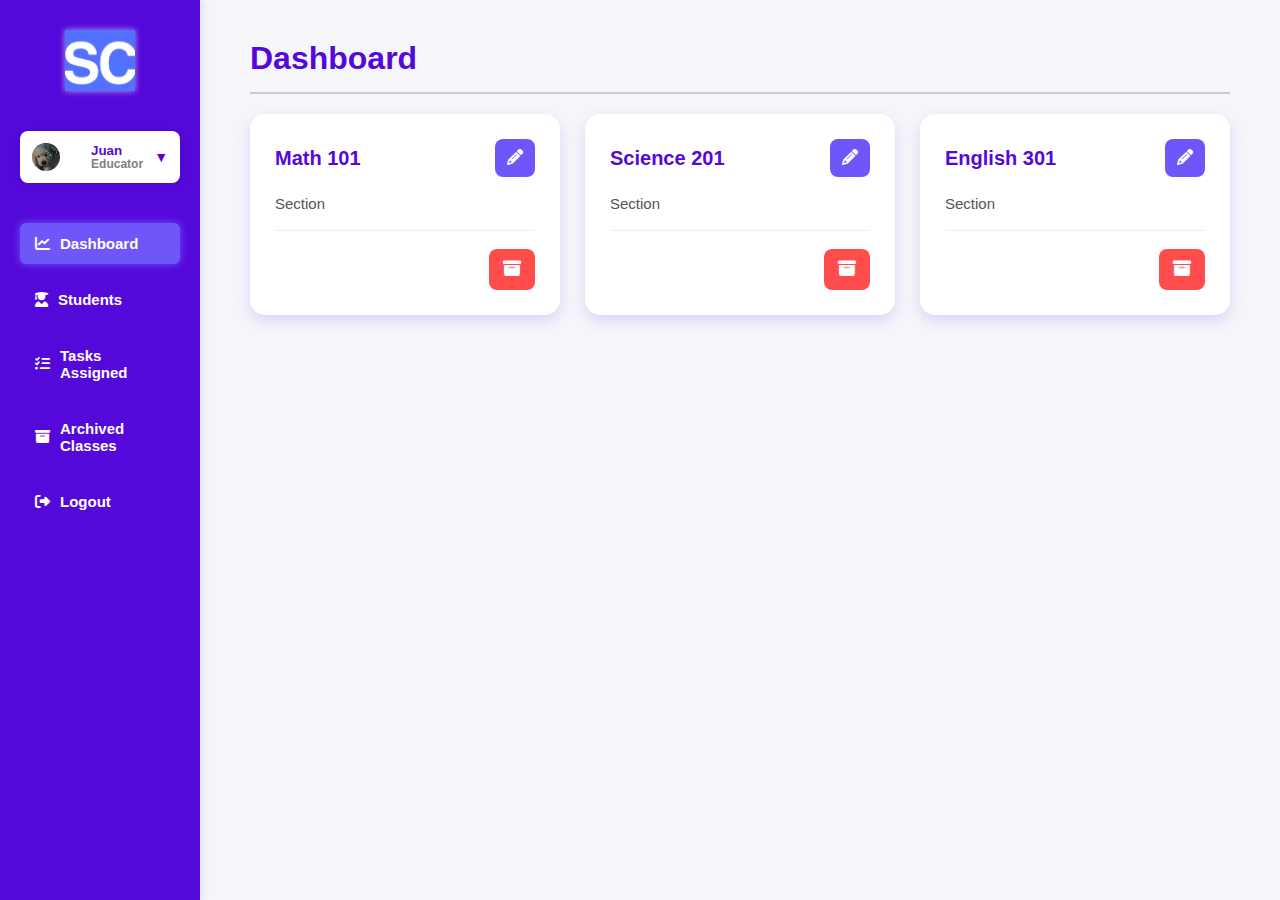
<file: Educator/index.html>
<!DOCTYPE html>
<html lang="en">
<head>
  <meta charset="UTF-8" />
  <title>Dashboard</title>
  <link rel="stylesheet" href="styles.css" />
  <link rel="stylesheet" href="https://cdnjs.cloudflare.com/ajax/libs/font-awesome/6.5.0/css/all.min.css" />
  <style>
    .user-info {
      display: flex;
      flex-direction: column;
      margin-left: 10px;
      text-align: left;
    }
    .user-name {
      font-weight: bold;
    }
    .user-role {
      font-size: 12px;
      color: gray;
      line-height: 1;
    }
    .color-options {
      margin: 10px 0;
      display: flex;
      gap: 10px;
      justify-content: center;
    }
    .color-choice {
      width: 30px;
      height: 30px;
      border-radius: 4px;
      cursor: pointer;
      border: 2px solid transparent;
    }
    .color-choice.selected {
      border-color: #333;
    }
    .color-red { background-color: #f28b82; }
    .color-green { background-color: #81c995; }
    .color-blue { background-color: #a8c1f8; }
  </style>
</head>
<body>

<div class="sidebar">
  <img src="sclogo.png" alt="Logo" class="logo" />

  <div class="user-dropdown">
    <button class="user-btn">
      <img src="profile.png" alt="User Image" class="user-image" />
      <div class="user-info">
        <div class="user-name">Juan</div>
        <div class="user-role">Educator</div>
      </div>
      <span class="arrow">▼</span>
    </button>

    <div class="dropdown-content">
      <a href="profile.html">Profile</a>
      <a href="settings.html">Settings</a>
    </div>
  </div>

  <div class="menu-links">
    <a href="index.html" class="active"><i class="fas fa-chart-line"></i> Dashboard</a>
    <a href="students.php"><i class="fas fa-user-graduate"></i> Students</a>
    <a href="taskassigned.php"><i class="fas fa-tasks"></i> Tasks Assigned</a>
    <a href="archivedclasses.html"><i class="fas fa-archive"></i> Archived Classes</a>
    <a href="#" id="logoutBtn"><i class="fas fa-sign-out-alt"></i> Logout</a>
  </div>
</div>

<div class="content">
  <h1>Dashboard</h1>
  <hr style="margin: 10px 0 20px; border: 1px solid #ccc;" />

  <div class="class-grid">
    <div class="class-card" data-id="Math 101" style="background-color: #fff;">
      <div class="card-header">
        <h3>Math 101</h3>
        <button class="edit-icon-btn" title="Edit Subject" type="button"><i class="fas fa-pencil-alt"></i></button>
      </div>
      <p class="section-text">Section</p>
      <hr />
      <div class="card-footer">
        <button class="archive-icon-btn"><i class="fas fa-box-archive"></i></button>
      </div>
    </div>

    <div class="class-card" data-id="Science 201" style="background-color: #fff;">
      <div class="card-header">
        <h3>Science 201</h3>
        <button class="edit-icon-btn" title="Edit Subject" type="button"><i class="fas fa-pencil-alt"></i></button>
      </div>
      <p class="section-text">Section</p>
      <hr />
      <div class="card-footer">
        <button class="archive-icon-btn"><i class="fas fa-box-archive"></i></button>
      </div>
    </div>

    <div class="class-card" data-id="English 301" style="background-color: #fff;">
      <div class="card-header">
        <h3>English 301</h3>
        <button class="edit-icon-btn" title="Edit Subject" type="button"><i class="fas fa-pencil-alt"></i></button>
      </div>
      <p class="section-text">Section</p>
      <hr />
      <div class="card-footer">
        <button class="archive-icon-btn"><i class="fas fa-box-archive"></i></button>
      </div>
    </div>
  </div>
</div>

<!-- Edit Modal -->
<div id="editModal" class="modal">
  <div class="modal-content">
    <h2>Edit Class</h2>
    <p id="className">Class: </p>
    <input type="text" id="editInput" placeholder="Edit class name" />
    <input type="text" id="sectionInput" placeholder="Edit section name" style="margin-top: 10px;" />
    <p>Pick background color:</p>
    <div class="color-options">
      <div class="color-choice color-red" data-color="#f28b82" title="Red"></div>
      <div class="color-choice color-green" data-color="#81c995" title="Green"></div>
      <div class="color-choice color-blue" data-color="#a8c1f8" title="Blue"></div>
    </div>
    <div class="modal-buttons">
      <button id="saveEdit">Save</button>
      <button id="cancelEdit">Cancel</button>
    </div>
  </div>
</div>

<!-- Logout Modal -->
<div id="logoutModal" class="modal">
  <div class="modal-content">
    <p>Are you sure you want to logout?</p>
    <div class="modal-buttons">
      <button id="confirmLogout">Yes</button>
      <button id="cancelLogout">Cancel</button>
    </div>
  </div>
</div>

<script>
document.getElementById('logoutBtn').addEventListener('click', function(e) {
  e.preventDefault();
  document.getElementById('logoutModal').style.display = 'flex';
});
document.getElementById('confirmLogout').addEventListener('click', function() {
  alert("Logging out...");
});
document.getElementById('cancelLogout').addEventListener('click', function() {
  document.getElementById('logoutModal').style.display = 'none';
});
window.addEventListener('click', function(e) {
  if (e.target == document.getElementById('logoutModal')) {
    document.getElementById('logoutModal').style.display = 'none';
  }
});

// Edit modal
const editModal = document.getElementById('editModal');
const editInput = document.getElementById('editInput');
const classNameText = document.getElementById('className');
const sectionInput = document.getElementById('sectionInput');
const saveEditBtn = document.getElementById('saveEdit');
const cancelEditBtn = document.getElementById('cancelEdit');
const colorChoices = document.querySelectorAll('.color-choice');
let selectedColor = null;
let currentCard = null;

document.querySelectorAll('.edit-icon-btn').forEach(button => {
  button.addEventListener('click', (e) => {
    e.stopPropagation(); // prevent triggering card click
    currentCard = button.closest('.class-card');
    const classTitle = currentCard.querySelector('h3').textContent;
    const sectionText = currentCard.querySelector('.section-text').textContent;
    classNameText.textContent = `Class: ${classTitle}`;
    editInput.value = classTitle;
    sectionInput.value = sectionText;
    selectedColor = null;
    colorChoices.forEach(c => c.classList.remove('selected'));
    editModal.style.display = 'flex';
  });
});

colorChoices.forEach(choice => {
  choice.addEventListener('click', () => {
    colorChoices.forEach(c => c.classList.remove('selected'));
    choice.classList.add('selected');
    selectedColor = choice.getAttribute('data-color');
  });
});

cancelEditBtn.addEventListener('click', () => {
  editModal.style.display = 'none';
});

saveEditBtn.addEventListener('click', () => {
  const newName = editInput.value.trim();
  const newSection = sectionInput.value.trim();

  if (!newName || !newSection) {
    alert('Please enter both class name and section.');
    return;
  }

  const originalId = currentCard.getAttribute('data-id');
  currentCard.querySelector('h3').textContent = newName;
  currentCard.querySelector('.section-text').textContent = newSection;

  if (selectedColor) {
    currentCard.style.backgroundColor = selectedColor;
  }

  let saved = JSON.parse(localStorage.getItem('classes')) || {};
  saved[originalId] = {
    name: newName,
    section: newSection,
    color: selectedColor || currentCard.style.backgroundColor
  };
  localStorage.setItem('classes', JSON.stringify(saved));

  editModal.style.display = 'none';
});

// Load saved data
window.addEventListener('DOMContentLoaded', () => {
  let saved = JSON.parse(localStorage.getItem('classes')) || {};
  document.querySelectorAll('.class-card').forEach(card => {
    const originalId = card.getAttribute('data-id');
    if (saved[originalId]) {
      card.querySelector('h3').textContent = saved[originalId].name;
      card.querySelector('.section-text').textContent = saved[originalId].section || 'Section';
      card.style.backgroundColor = saved[originalId].color;
    }
  });

  // Load saved profile picture here:
  const savedPic = localStorage.getItem("profilePic");
  if (savedPic) {
    const userImage = document.querySelector(".user-image");
    if (userImage) {
      userImage.src = savedPic;
    }
  }
});

// Close modal when clicking outside
window.addEventListener('click', (e) => {
  if (e.target === editModal) {
    editModal.style.display = 'none';
  }
});

// Archive button functionality
document.querySelectorAll('.archive-icon-btn').forEach(button => {
  button.addEventListener('click', (e) => {
    e.stopPropagation(); // prevent triggering card click
    const card = button.closest('.class-card');
    const id = card.getAttribute('data-id');
    const name = card.querySelector('h3').textContent;
    const section = card.querySelector('.section-text').textContent;
    const color = card.style.backgroundColor;

    let archived = JSON.parse(localStorage.getItem('archivedClasses')) || {};
    let active = JSON.parse(localStorage.getItem('classes')) || {};

    if (button.title !== 'Unarchive Class') {
      // Archive the class
      archived[id] = { name, section, color };
      delete active[id];
      button.title = 'Unarchive Class';
      button.innerHTML = '<i class="fas fa-box-open"></i>';
      card.style.display = 'none';
    } else {
      // Unarchive the class
      active[id] = { name, section, color };
      delete archived[id];
      button.title = 'Archive Class';
      button.innerHTML = '<i class="fas fa-box-archive"></i>';
      card.style.display = 'block';
    }

    localStorage.setItem('archivedClasses', JSON.stringify(archived));
    localStorage.setItem('classes', JSON.stringify(active));
  });
});

// Make entire class-card clickable to open class.php
document.querySelectorAll('.class-card').forEach(card => {
  card.addEventListener('click', () => {
    const className = card.getAttribute('data-id');
    window.location.href = `class.php?class=${encodeURIComponent(className)}`;
  });
});
</script>

</body>
</html>
</file>
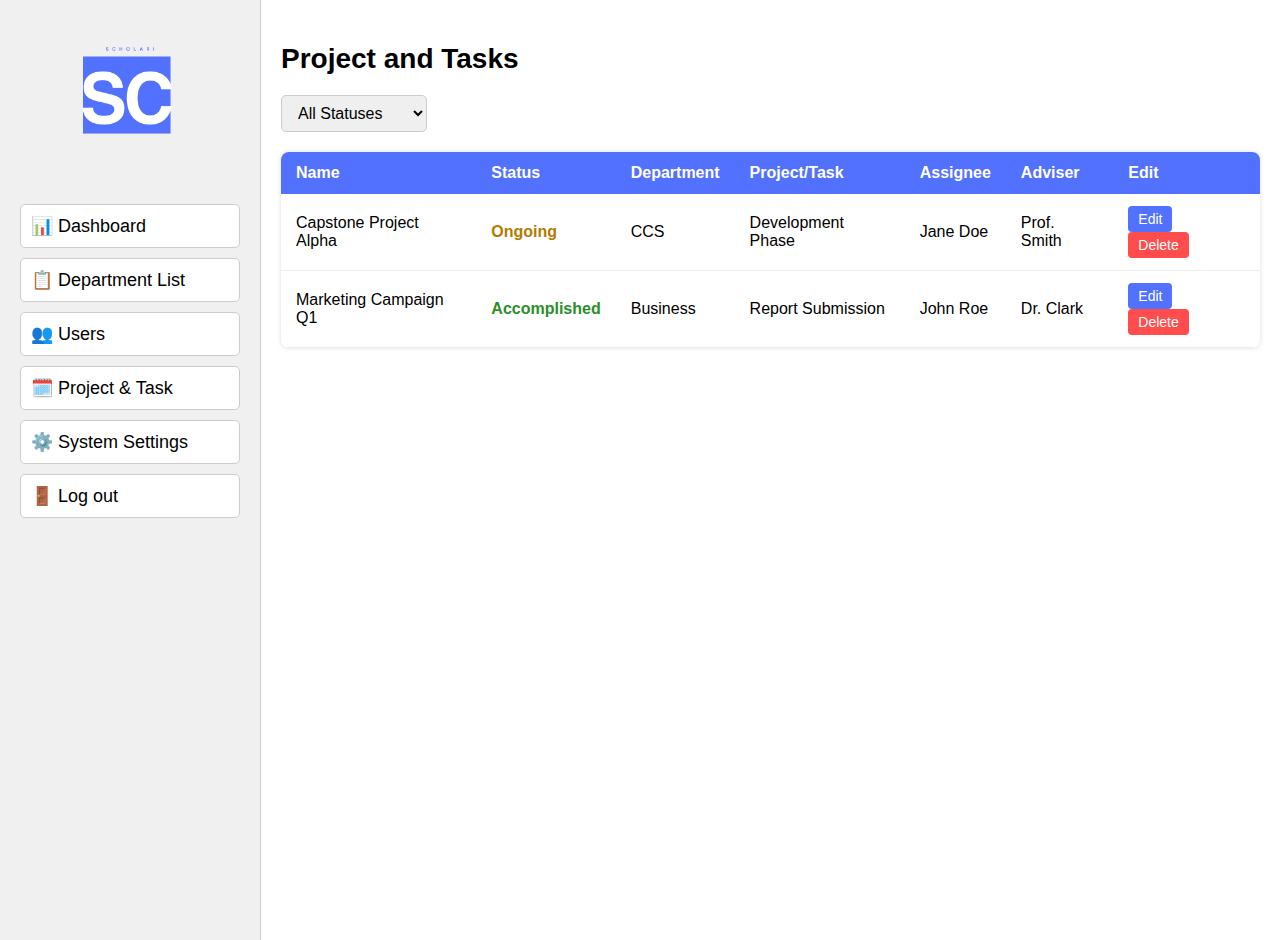
<file: Admin Scholari/projtask.html>
<!DOCTYPE html>
<html lang="en">
<head>
  <meta charset="UTF-8" />
  <meta name="viewport" content="width=device-width, initial-scale=1" />
  <title>Project and Tasks</title>
  <link rel="stylesheet" href="css/dashboard.css" />
  <style>
    main h2 {
      margin-bottom: 20px;
      font-weight: 600;
      font-size: 28px;
    }

    .controls {
      margin-bottom: 20px;
      display: flex;
      gap: 10px;
      align-items: center;
    }

    .controls select {
      padding: 8px 12px;
      font-size: 16px;
      border-radius: 5px;
      border: 1px solid #ccc;
      outline: none;
      cursor: pointer;
    }

    .controls select:hover {
      border-color: #5271ff;
    }

    table {
      width: 100%;
      border-collapse: collapse;
      background: #fff;
      border-radius: 8px;
      overflow: hidden;
      box-shadow: 0 0 5px #ddd;
    }

    thead {
      background: #5271ff;
      color: white;
      text-align: left;
    }

    thead th {
      padding: 12px 15px;
    }

    tbody tr:hover {
      background: #f5faff;
    }

    tbody td {
      padding: 12px 15px;
      border-bottom: 1px solid #eee;
    }

    .status-ongoing {
      color: #b37b00;
      font-weight: 600;
    }

    .status-accomplished {
      color: #2a8f2a;
      font-weight: 600;
    }

    tbody td button {
      margin-right: 6px;
      padding: 5px 10px;
      border: none;
      border-radius: 4px;
      background: #5271ff;
      color: white;
      cursor: pointer;
      font-size: 14px;
      transition: background 0.2s;
    }

    tbody td button:last-child {
      background: #ff4d4d;
    }

    tbody td button:hover {
      opacity: 0.9;
    }
  </style>
</head>
<body>
  <aside>
    <div class="logo">
      <img src="sclogo.png" alt="Scholari Logo" />
    </div>
    <a href="dashboard.html"><button>📊 Dashboard</button></a>
    <a href="deptlist.html"><button>📋 Department List</button></a>
    <a href="users.html"><button>👥 Users</button></a>
    <a href="projtask.html"><button class="active">🗓️ Project & Task</button></a>
    <a href="settings.html"><button>⚙️ System Settings</button></a>
    <a href="logout.html"><button>🚪 Log out</button></a>
  </aside>

  <main>
    <h2>Project and Tasks</h2>

    <div class="controls">
      <select id="statusFilter">
        <option value="all">All Statuses</option>
        <option value="Ongoing">Ongoing</option>
        <option value="Accomplished">Accomplished</option>
      </select>
    </div>

    <table>
      <thead>
        <tr>
          <th>Name</th>
          <th>Status</th>
          <th>Department</th>
          <th>Project/Task</th>
          <th>Assignee</th>
          <th>Adviser</th>
          <th>Edit</th>
        </tr>
      </thead>
      <tbody id="projectTable">
        <tr data-status="Ongoing">
          <td>Capstone Project Alpha</td>
          <td class="status-ongoing">Ongoing</td>
          <td>CCS</td>
          <td>Development Phase</td>
          <td>Jane Doe</td>
          <td>Prof. Smith</td>
          <td>
            <button>Edit</button>
            <button>Delete</button>
          </td>
        </tr>
        <tr data-status="Accomplished">
          <td>Marketing Campaign Q1</td>
          <td class="status-accomplished">Accomplished</td>
          <td>Business</td>
          <td>Report Submission</td>
          <td>John Roe</td>
          <td>Dr. Clark</td>
          <td>
            <button>Edit</button>
            <button>Delete</button>
          </td>
        </tr>
        <!-- Add more rows as needed -->
      </tbody>
    </table>
  </main>

  <script>
    // Filter logic for status
    document.getElementById("statusFilter").addEventListener("change", function () {
      const selected = this.value;
      const rows = document.querySelectorAll("#projectTable tr");

      rows.forEach(row => {
        const status = row.getAttribute("data-status");
        row.style.display = selected === "all" || selected === status ? "" : "none";
      });
    });
  </script>
</body>
</html>
</file>
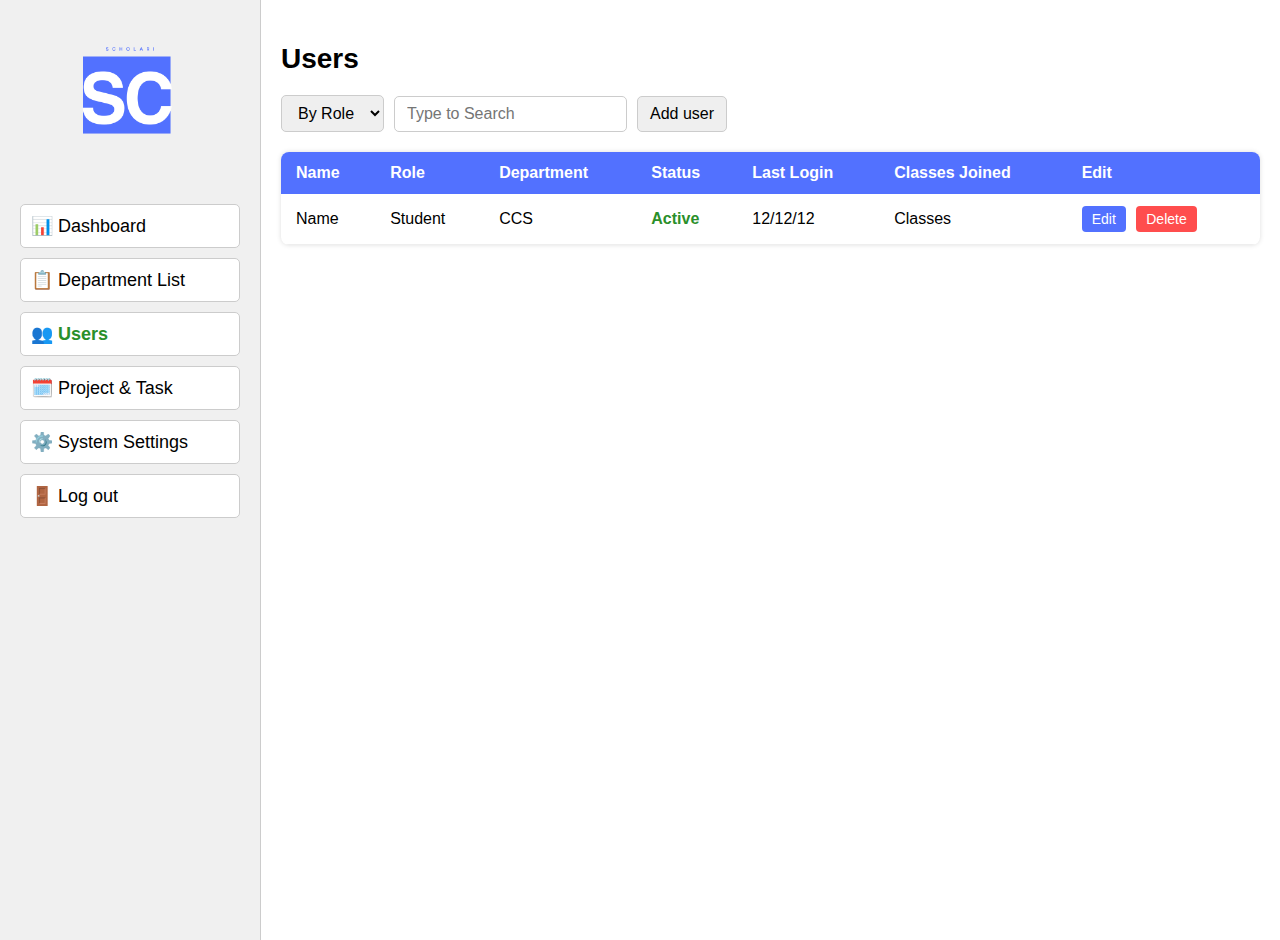
<file: Admin Scholari/users.html>
<!DOCTYPE html>
<html lang="en">
<head>
  <meta charset="UTF-8" />
  <meta name="viewport" content="width=device-width, initial-scale=1" />
  <title>Users</title>
  <link rel="stylesheet" href="css/dashboard.css" />
  <style>
    /* Additional styles specific to users page */

    main h2 {
      margin-bottom: 20px;
      font-weight: 600;
      font-size: 28px;
    }

    .controls {
      margin-bottom: 20px;
      display: flex;
      gap: 10px;
      align-items: center;
    }

    .controls select,
    .controls input,
    .controls button {
      padding: 8px 12px;
      font-size: 16px;
      border-radius: 5px;
      border: 1px solid #ccc;
      outline: none;
      transition: border-color 0.2s;
    }

    .controls select:hover,
    .controls input:hover,
    .controls button:hover {
      border-color: #5271ff;
      cursor: pointer;
    }

    table {
      width: 100%;
      border-collapse: collapse;
      background: #fff;
      border-radius: 8px;
      overflow: hidden;
      box-shadow: 0 0 5px #ddd;
    }

    thead {
      background: #5271ff;
      color: white;
      text-align: left;
    }

    thead th {
      padding: 12px 15px;
    }

    tbody tr:hover {
      background: #f5faff;
    }

    tbody td {
      padding: 12px 15px;
      border-bottom: 1px solid #eee;
    }

    .active {
      color: #2a8f2a;
      font-weight: 600;
    }

    tbody td button {
      margin-right: 6px;
      padding: 5px 10px;
      border: none;
      border-radius: 4px;
      background: #5271ff;
      color: white;
      cursor: pointer;
      font-size: 14px;
      transition: background 0.2s;
    }

    tbody td button:last-child {
      background: #ff4d4d;
    }

    tbody td button:hover {
      opacity: 0.9;
    }
  </style>
</head>
<body>
  <aside>
    <div class="logo">
      <img src="sclogo.png" alt="Scholari Logo" />
    </div>
    <a href="dashboard.html"><button>📊 Dashboard</button></a>
    <a href="deptlist.html"><button>📋 Department List</button></a>
    <a href="users.html"><button class="active">👥 Users</button></a>
    <a href="projtask.html"><button>🗓️ Project & Task</button></a>
    <a href="settings.html"><button>⚙️ System Settings</button></a>
    <a href="logout.html"><button>🚪 Log out</button></a>
  </aside>

  <main>
    <h2>Users</h2>
    <div class="controls">
      <select>
        <option>By Role</option>
      </select>
      <input type="text" placeholder="Type to Search" />
      <button>Add user</button>
    </div>
    <table>
      <thead>
        <tr>
          <th>Name</th>
          <th>Role</th>
          <th>Department</th>
          <th>Status</th>
          <th>Last Login</th>
          <th>Classes Joined</th>
          <th>Edit</th>
        </tr>
      </thead>
      <tbody>
        <tr>
          <td>Name</td>
          <td>Student</td>
          <td>CCS</td>
          <td class="active">Active</td>
          <td>12/12/12</td>
          <td>Classes</td>
          <td>
            <button>Edit</button>
            <button>Delete</button>
          </td>
        </tr>
        <!-- Add more rows as needed -->
      </tbody>
    </table>
  </main>
</body>
</html>
</file>
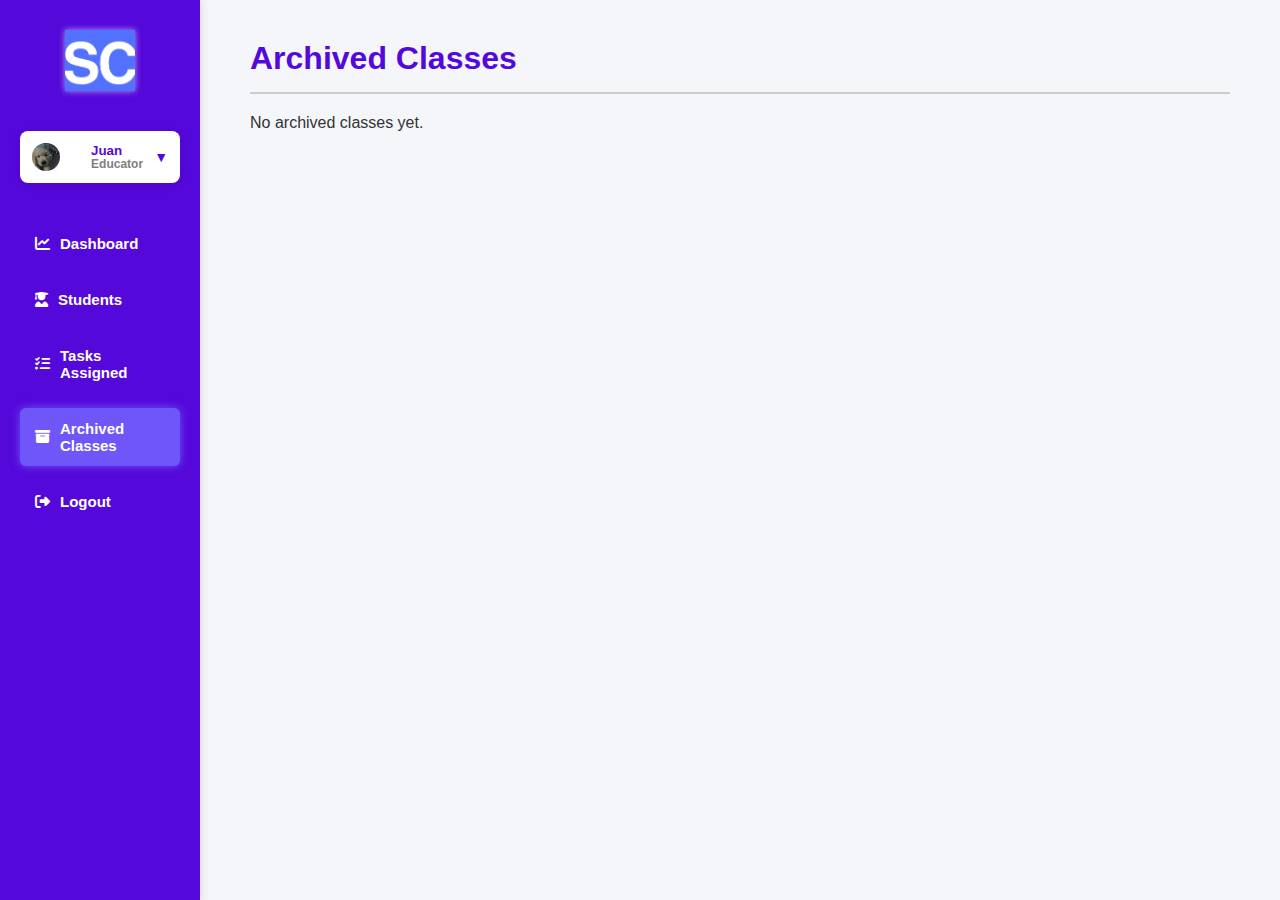
<file: Educator/archivedclasses.html>
<!DOCTYPE html>
<html lang="en">
<head>
  <meta charset="UTF-8" />
  <title>Archived Classes</title>
  <link rel="stylesheet" href="styles.css" />
  <link rel="stylesheet" href="https://cdnjs.cloudflare.com/ajax/libs/font-awesome/6.5.0/css/all.min.css" />
  <style>
    .user-info {
      display: flex;
      flex-direction: column;
      margin-left: 10px;
      text-align: left;
    }
    .user-name {
      font-weight: bold;
    }
    .user-role {
      font-size: 12px;
      color: gray;
      line-height: 1;
    }
    .class-card {
      background-color: #fff;
      border-radius: 8px;
      padding: 15px;
      margin: 10px;
      width: 200px;
      box-shadow: 0 0 5px rgba(0,0,0,0.1);
      display: flex;
      flex-direction: column;
      justify-content: space-between;
    }
    .class-grid {
      display: flex;
      flex-wrap: wrap;
      gap: 15px;
    }
    .card-footer button {
      background: none;
      border: none;
      cursor: pointer;
      color: #007BFF;
      font-size: 18px;
    }
  </style>
</head>
<body>

<div class="sidebar">
  <img src="sclogo.png" alt="Logo" class="logo" />

  <div class="user-dropdown">
    <button class="user-btn">
      <img src="profile.png" alt="User Image" class="user-image" />
      <div class="user-info">
        <div class="user-name">Juan</div>
        <div class="user-role">Educator</div>
      </div>
      <span class="arrow">▼</span>
    </button>
    <div class="dropdown-content">
      <a href="profile.html">Profile</a>
      <a href="settings.html">Settings</a>
    </div>
  </div>

  <div class="menu-links">
    <a href="index.html"><i class="fas fa-chart-line"></i> Dashboard</a>
    <a href="students.php"><i class="fas fa-user-graduate"></i> Students</a>
    <a href="taskassigned.php"><i class="fas fa-tasks"></i> Tasks Assigned</a>
    <a href="archivedclasses.html" class="active"><i class="fas fa-archive"></i> Archived Classes</a>
    <a href="#" id="logoutBtn"><i class="fas fa-sign-out-alt"></i> Logout</a>
  </div>
</div>

<div class="content">
  <h1>Archived Classes</h1>
  <hr style="margin: 10px 0 20px; border: 1px solid #ccc;" />
  <div class="class-grid" id="archivedClassesContainer">
    <!-- Archived classes will be displayed here -->
  </div>
</div>

<!-- Logout Modal -->
<div id="logoutModal" class="modal">
  <div class="modal-content">
    <p>Are you sure you want to logout?</p>
    <div class="modal-buttons">
      <button id="confirmLogout">Yes</button>
      <button id="cancelLogout">Cancel</button>
    </div>
  </div>
</div>

<script>
  const archivedContainer = document.getElementById('archivedClassesContainer');

  // Load archived classes from localStorage and display
  function loadArchivedClasses() {
    archivedContainer.innerHTML = ''; // clear

    let archived = JSON.parse(localStorage.getItem('archivedClasses')) || {};

    if (Object.keys(archived).length === 0) {
      archivedContainer.innerHTML = '<p>No archived classes yet.</p>';
      return;
    }

    Object.entries(archived).forEach(([id, cls]) => {
      const card = document.createElement('div');
      card.classList.add('class-card');
      card.style.backgroundColor = cls.color || '#fff';

      card.innerHTML = `
        <div>
          <h3>${cls.name}</h3>
          <p>${cls.section}</p>
        </div>
        <div class="card-footer">
          <button class="unarchive-btn" title="Unarchive">
            <i class="fas fa-box-open"></i>
          </button>
        </div>
      `;

      // Unarchive button handler
      card.querySelector('.unarchive-btn').addEventListener('click', () => {
        unarchiveClass(id);
      });

      archivedContainer.appendChild(card);
    });
  }

  // Remove class from archived and add back to dashboard storage
  function unarchiveClass(id) {
    let archived = JSON.parse(localStorage.getItem('archivedClasses')) || {};
    let classes = JSON.parse(localStorage.getItem('classes')) || {};

    if (!archived[id]) return;

    // Add back to dashboard classes
    classes[id] = archived[id];

    // Remove from archived
    delete archived[id];

    localStorage.setItem('archivedClasses', JSON.stringify(archived));
    localStorage.setItem('classes', JSON.stringify(classes));

    // Refresh the list
    loadArchivedClasses();
  }

  // Logout modal code
  document.getElementById('logoutBtn').addEventListener('click', function(e) {
    e.preventDefault();
    document.getElementById('logoutModal').style.display = 'flex';
  });

  document.getElementById('confirmLogout').addEventListener('click', function() {
    alert("Logging out...");
  });

  document.getElementById('cancelLogout').addEventListener('click', function() {
    document.getElementById('logoutModal').style.display = 'none';
  });

  window.addEventListener('click', function(e) {
    if (e.target == document.getElementById('logoutModal')) {
      document.getElementById('logoutModal').style.display = 'none';
    }
  });

  const savedPic = localStorage.getItem("profilePic");
if (savedPic) {
  const userImage = document.querySelector(".user-image");
  if (userImage) {
    userImage.src = savedPic;
  }
}

  window.addEventListener('DOMContentLoaded', loadArchivedClasses);
</script>

</body>
</html>
</file>
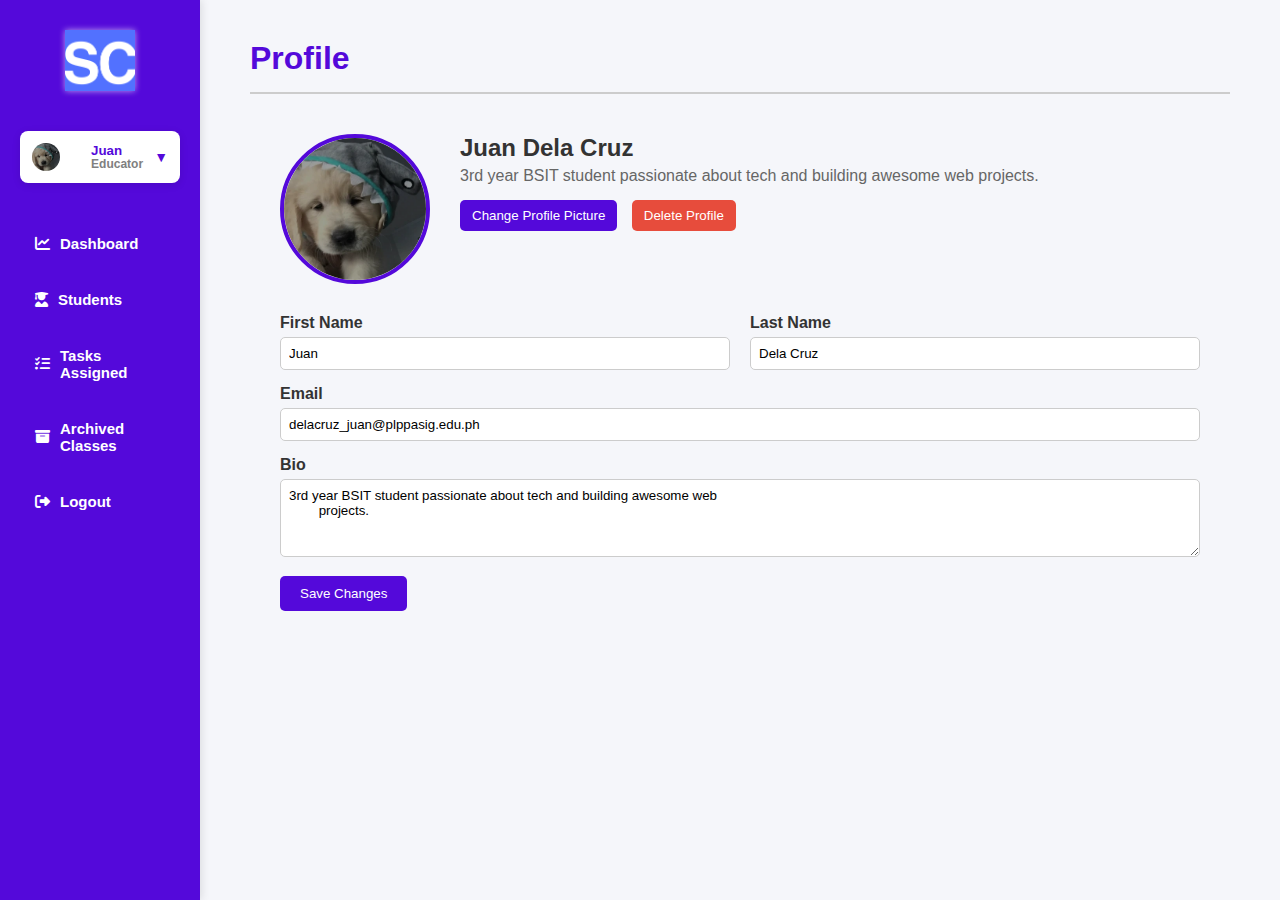
<file: Educator/profile.html>
<!DOCTYPE html>
<html lang="en">
<head>
  <meta charset="UTF-8" />
  <title>Profile</title>
  <link rel="stylesheet" href="styles.css" />
  <link
    rel="stylesheet"
    href="https://cdnjs.cloudflare.com/ajax/libs/font-awesome/6.5.0/css/all.min.css"
  />
  <style>
    .user-info {
      display: flex;
      flex-direction: column;
      margin-left: 10px;
      text-align: left;
    }

    .user-name {
      font-weight: bold;
    }

    .user-role {
      font-size: 12px;
      color: gray;
      line-height: 1;
    }
    .profile-pic-wrapper {
      display: flex;
      align-items: flex-start;
      margin-top: 40px;
      margin-left: 30px;
      gap: 30px;
    }
    .profile-pic {
      width: 150px;
      height: 150px;
      border-radius: 50%;
      object-fit: cover;
      border: 4px solid #5409da;
    }
    .profile-info {
      display: flex;
      flex-direction: column;
    }
    .profile-info h2 {
      margin: 0;
    }
    .profile-info p {
      margin: 5px 0 15px;
      color: #666;
    }
    .profile-info button {
      margin-right: 10px;
      padding: 8px 12px;
      border: none;
      border-radius: 5px;
      cursor: pointer;
    }
    .change-btn {
      background-color: #5409da;
      color: white;
    }
    .delete-btn {
      background-color: #e74c3c;
      color: white;
    }
    .delete-btn:disabled {
      background-color: #ccc;
      cursor: not-allowed;
    }
    .edit-profile-form {
      margin: 30px;
    }
    .edit-profile-form label {
      font-weight: bold;
    }
    .edit-profile-form input,
    .edit-profile-form textarea {
      width: 100%;
      padding: 8px;
      margin-top: 5px;
      margin-bottom: 15px;
      border: 1px solid #ccc;
      border-radius: 5px;
    }
    .edit-profile-form button[type="submit"] {
      padding: 10px 20px;
      background-color: #5409da;
      color: white;
      border: none;
      border-radius: 5px;
      cursor: pointer;
    }

    /* modal styles */
    .modal {
      display: none;
      position: fixed;
      z-index: 999;
      left: 0;
      top: 0;
      width: 100%;
      height: 100%;
      overflow: auto;
      background-color: rgba(0, 0, 0, 0.4);
      justify-content: center;
      align-items: center;
    }
    .modal-content {
      background-color: white;
      padding: 20px;
      border-radius: 8px;
      width: 300px;
      text-align: center;
    }
    .modal-buttons button {
      margin: 10px 15px 0 15px;
      padding: 8px 20px;
      border: none;
      border-radius: 5px;
      cursor: pointer;
    }
    #confirmLogout {
      background-color: #5409da;
      color: white;
    }
    #cancelLogout {
      background-color: #ccc;
    }
  </style>
</head>
<body>
  <div class="sidebar">
    <img src="sclogo.png" alt="Logo" class="logo" />
    <div class="user-dropdown">
      <button class="user-btn">
        <!-- Updated to use dynamic user-image -->
        <img src="profile.png" alt="User Image" class="user-image" />
        <div class="user-info">
          <div class="user-name">Juan</div>
          <div class="user-role">Educator</div>
        </div>
        <span class="arrow">▼</span>
      </button>
      <div class="dropdown-content">
        <a href="profile.html">Profile</a>
        <a href="settings.html">Settings</a>
      </div>
    </div>
    <div class="menu-links">
      <a href="index.html"><i class="fas fa-chart-line"></i> Dashboard</a>
      <a href="students.php"><i class="fas fa-user-graduate"></i> Students</a>
      <a href="taskassigned.php"><i class="fas fa-tasks"></i> Tasks Assigned</a>
      <a href="archivedclasses.html"><i class="fas fa-archive"></i> Archived Classes</a>
      <a href="#" id="logoutBtn"><i class="fas fa-sign-out-alt"></i> Logout</a>
    </div>
  </div>

  <div class="content">
    <h1>Profile</h1>
    <hr style="margin: 10px 0 20px; border: 1px solid #ccc" />

    <div class="profile-pic-wrapper">
      <img src="profile.png" alt="Profile" class="profile-pic" />
      <div class="profile-info">
        <h2>Juan Dela Cruz</h2>
        <p>3rd year BSIT student passionate about tech and building awesome web projects.</p>
        <div>
          <button class="change-btn" id="changeProfileBtn">Change Profile Picture</button>
          <button class="delete-btn">Delete Profile</button>
          <!-- Hidden file input -->
          <input
            type="file"
            id="profilePicInput"
            accept="image/*"
            style="display: none"
          />
        </div>
      </div>
    </div>

    <form action="update_profile.php" method="POST" class="edit-profile-form" onsubmit="saveProfile(event)">
      <div style="display: flex; gap: 20px">
        <div style="flex: 1">
          <label>First Name</label>
          <input type="text" name="first_name" value="Juan" />
        </div>
        <div style="flex: 1">
          <label>Last Name</label>
          <input type="text" name="last_name" value="Dela Cruz" />
        </div>
      </div>

      <label>Email</label>
      <input
        type="email"
        name="email"
        value="delacruz_juan@plppasig.edu.ph"
      />

      <label>Bio</label>
      <textarea name="bio" rows="4"
        >3rd year BSIT student passionate about tech and building awesome web
        projects.</textarea
      >

      <button type="submit">Save Changes</button>
    </form>
  </div>

  <div id="logoutModal" class="modal">
    <div class="modal-content">
      <p>Are you sure you want to logout?</p>
      <div class="modal-buttons">
        <button id="confirmLogout">Yes</button>
        <button id="cancelLogout">Cancel</button>
      </div>
    </div>
  </div>

  <script>
    // Logout modal controls
    document.getElementById("logoutBtn").addEventListener("click", function (e) {
      e.preventDefault();
      document.getElementById("logoutModal").style.display = "flex";
    });

    document
      .getElementById("confirmLogout")
      .addEventListener("click", function () {
        alert("Logging out...");
      });

    document
      .getElementById("cancelLogout")
      .addEventListener("click", function () {
        document.getElementById("logoutModal").style.display = "none";
      });

    window.addEventListener("click", function (e) {
      if (e.target == document.getElementById("logoutModal")) {
        document.getElementById("logoutModal").style.display = "none";
      }
    });

    // Elements for profile
    const firstNameInput = document.querySelector('input[name="first_name"]');
    const lastNameInput = document.querySelector('input[name="last_name"]');
    const bioTextarea = document.querySelector('textarea[name="bio"]');
    const nameHeading = document.querySelector(".profile-info h2");
    const bioParagraph = document.querySelector(".profile-info p");
    const profilePicWrapper = document.querySelector(".profile-pic-wrapper");
    let profilePic = document.querySelector(".profile-pic");
    const profilePicInput = document.getElementById("profilePicInput");
    const changeProfileBtn = document.getElementById("changeProfileBtn");

    // Sidebar user image
    const sidebarUserImage = document.querySelector(".user-image");

    // Load saved data from localStorage on page load
    window.addEventListener("load", () => {
      const savedFirstName = localStorage.getItem("firstName");
      const savedLastName = localStorage.getItem("lastName");
      if (savedFirstName) firstNameInput.value = savedFirstName;
      if (savedLastName) lastNameInput.value = savedLastName;
      nameHeading.textContent = (savedFirstName || "Juan") + " " + (savedLastName || "Dela Cruz");

      const savedBio = localStorage.getItem("bio");
      if (savedBio) {
        bioTextarea.value = savedBio;
        bioParagraph.textContent = savedBio;
      }

      const savedPic = localStorage.getItem("profilePic");
      if (savedPic) {
        profilePic.src = savedPic;
        sidebarUserImage.src = savedPic; // update sidebar image as well
      }
    });

    // Update name and save on input
    function updateName() {
      const fullName = firstNameInput.value + " " + lastNameInput.value;
      nameHeading.textContent = fullName;
      localStorage.setItem("firstName", firstNameInput.value);
      localStorage.setItem("lastName", lastNameInput.value);
    }

    // Update bio and save on input
    function updateBio() {
      bioParagraph.textContent = bioTextarea.value;
      localStorage.setItem("bio", bioTextarea.value);
    }

    firstNameInput.addEventListener("input", updateName);
    lastNameInput.addEventListener("input", updateName);
    bioTextarea.addEventListener("input", updateBio);

    // Change profile picture button
    changeProfileBtn.addEventListener("click", () => {
      profilePicInput.click();
    });

    profilePicInput.addEventListener("change", () => {
      const file = profilePicInput.files[0];
      if (file) {
        const reader = new FileReader();
        reader.onload = (e) => {
          profilePic.src = e.target.result;
          sidebarUserImage.src = e.target.result; // update sidebar image here too
          localStorage.setItem("profilePic", e.target.result);

          // Enable delete button in case it was disabled
          document.querySelector(".delete-btn").disabled = false;
        };
        reader.readAsDataURL(file);
      }
    });

    // Delete profile picture button functionality
    document.querySelector(".delete-btn").addEventListener("click", () => {
      const oldPic = profilePicWrapper.querySelector(".profile-pic");
      if (oldPic) {
        const img = document.createElement("img");
        img.src = "silhouette.png"; // Make sure this file exists in your folder
        img.alt = "Silhouette Profile Picture";
        img.classList.add("profile-pic");

        // Replace old picture with silhouette
        profilePicWrapper.replaceChild(img, oldPic);

        // Update profilePic variable to the new image element
        profilePic = profilePicWrapper.querySelector(".profile-pic");

        // Update sidebar user image too
        sidebarUserImage.src = "silhouette.png";

        // Remove stored picture
        localStorage.removeItem("profilePic");

        // Disable delete button
        document.querySelector(".delete-btn").disabled = true;

        alert("Profile picture is deleted.");
      }
    });

    // Save form on submit to localStorage and prevent default form action for demo
    function saveProfile(event) {
      event.preventDefault();
      // Values already saved on input, just alert success here
      alert("Profile saved!");
    }
  </script>
</body>
</html>
</file>
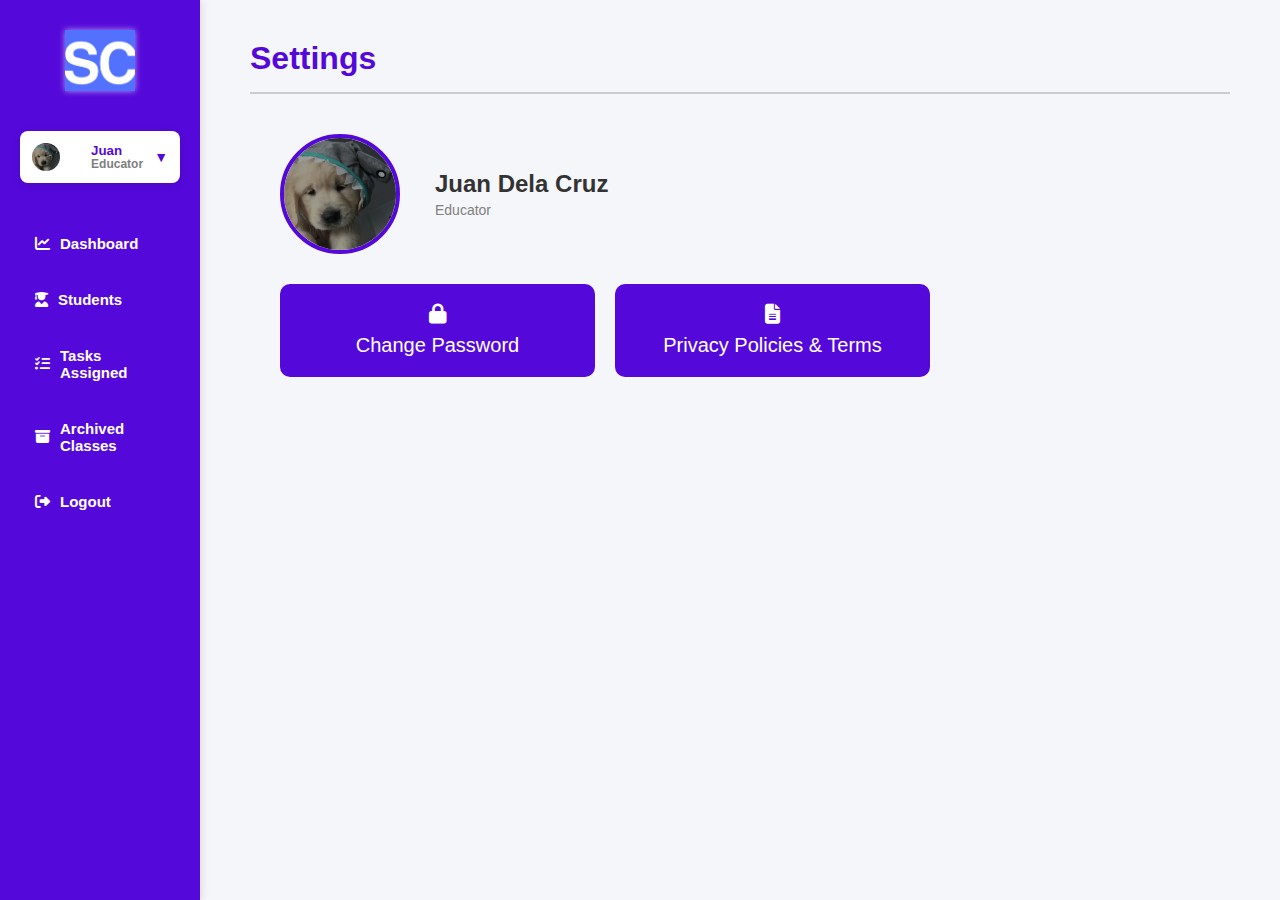
<file: Educator/settings.html>
<!DOCTYPE html>
<html lang="en">
<head>
  <meta charset="UTF-8" />
  <title>Settings</title>
  <link rel="stylesheet" href="styles.css" />
  <link rel="stylesheet" href="https://cdnjs.cloudflare.com/ajax/libs/font-awesome/6.5.0/css/all.min.css" />
  <style>
    .user-info {
      display: flex;
      flex-direction: column;
      margin-left: 10px;
      text-align: left;
    }

    .user-name {
      font-weight: bold;
    }

    .user-role {
      font-size: 12px;
      color: gray;
      line-height: 1;
    }

    .settings-header {
      display: flex;
      align-items: center;
      margin-top: 40px;
      margin-left: 30px;
      gap: 15px;
    }

    .settings-pic {
      width: 120px;
      height: 120px;
      border-radius: 50%;
      object-fit: cover;
      border: 4px solid #5409DA;
      margin-right: 20px;
    }

    .settings-name-role {
      display: flex;
      flex-direction: column;
    }

    .settings-name {
      font-size: 24px;
      font-weight: bold;
    }

    .settings-role {
      font-size: 14px;
      color: gray;
      margin-top: 4px;
    }

    .settings-buttons {
      margin-left: 30px;
      margin-top: 30px;
      display: flex;
      gap: 20px;
      max-width: 650px;
    }

    .settings-buttons button {
      padding: 20px 25px;
      font-size: 20px;
      border: none;
      border-radius: 10px;
      background-color: #5409DA;
      color: white;
      display: flex;
      flex-direction: column;
      align-items: center;
      gap: 10px;
      cursor: pointer;
      transition: background-color 0.3s;
      flex: 1;
      justify-content: center;
    }

    .settings-buttons button:hover {
      background-color: #3e06b2;
    }
    #termsModal {
      display: none;
      position: fixed;
      z-index: 9999;
      left: 0; top: 0;
      width: 100vw; height: 100vh;
      background-color: rgba(0, 0, 0, 0.5);
      justify-content: center;
      align-items: center;
    }

    #termsModal .modal-content {
      background-color: white;
      max-width: 600px;
      max-height: 80vh;
      overflow-y: auto;
      padding: 30px 40px;
      border-radius: 12px;
      box-shadow: 0 0 15px rgba(0,0,0,0.3);
      font-family: Arial, sans-serif;
      color: #333;
    }

    #termsModal h2 {
      margin-top: 0;
    }

    #termsModal p {
      margin-bottom: 15px;
      line-height: 1.5;
    }

    #termsModal .close-btn {
      margin-top: 20px;
      padding: 10px 20px;
      background-color: #5409DA;
      color: white;
      border: none;
      border-radius: 8px;
      cursor: pointer;
      font-size: 16px;
    }

    #termsModal .close-btn:hover {
      background-color: #3e06b2;
    }
  </style>
</head>
<body>
  <div class="sidebar">
    <img src="sclogo.png" alt="Logo" class="logo" />

    <div class="user-dropdown">
      <button class="user-btn">
        <img src="profile.png" alt="User Image" class="user-image" />
        <div class="user-info">
          <div class="user-name">Juan</div>
          <div class="user-role">Educator</div>
        </div>
        <span class="arrow">▼</span>
      </button>
      <div class="dropdown-content">
        <a href="profile.html">Profile</a>
        <a href="settings.html">Settings</a>
      </div>
    </div>

    <div class="menu-links">
      <a href="index.html"><i class="fas fa-chart-line"></i> Dashboard</a>
      <a href="students.php"><i class="fas fa-user-graduate"></i> Students</a>
      <a href="taskassigned.php"><i class="fas fa-tasks"></i> Tasks Assigned</a>
      <a href="archivedclasses.html"><i class="fas fa-archive"></i> Archived Classes</a>
      <a href="#" id="logoutBtn"><i class="fas fa-sign-out-alt"></i> Logout</a>
    </div>
  </div>

  <div class="content">
    <h1>Settings</h1>
    <hr style="margin: 10px 0 20px; border: 1px solid #ccc;" />

    <div class="settings-header">
      <img src="profile.png" alt="Profile" class="settings-pic" />
      <div class="settings-name-role">
        <div class="settings-name">Juan Dela Cruz</div>
        <div class="settings-role">Educator</div>
      </div>
    </div>

    <div class="settings-buttons">
      <button><i class="fas fa-lock"></i> Change Password</button>
      <!-- Added ID for JS -->
      <button id="termsBtn"><i class="fas fa-file-alt"></i> Privacy Policies & Terms</button>
    </div>
  </div>

  <!-- Terms & Privacy Modal -->
  <div id="termsModal">
    <div class="modal-content">
      <!-- content will be loaded dynamically from XML -->
    </div>
  </div>

  <div id="logoutModal" class="modal">
    <div class="modal-content">
      <p>Are you sure you want to logout?</p>
      <div class="modal-buttons">
        <button id="confirmLogout">Yes</button>
        <button id="cancelLogout">Cancel</button>
      </div>
    </div>
  </div>

  <script>
    // Existing logout modal scripts
    document.getElementById("logoutBtn").addEventListener("click", function (e) {
      e.preventDefault();
      document.getElementById("logoutModal").style.display = "flex";
    });

    document.getElementById("confirmLogout").addEventListener("click", function () {
      alert("Logging out...");
    });

    document.getElementById("cancelLogout").addEventListener("click", function () {
      document.getElementById("logoutModal").style.display = "none";
    });

    window.addEventListener("click", function (e) {
      if (e.target == document.getElementById("logoutModal")) {
        document.getElementById("logoutModal").style.display = "none";
      }
    });

    window.addEventListener("load", () => {
  const savedPic = localStorage.getItem("profilePic");
  if (savedPic) {
    const settingsPic = document.querySelector(".settings-pic");
    const sidebarPic = document.querySelector(".user-image");

    if (settingsPic) settingsPic.src = savedPic;
    if (sidebarPic) sidebarPic.src = savedPic;
  }
});



    // New modal scripts for terms with XML loading
    const termsBtn = document.getElementById("termsBtn");
    const termsModal = document.getElementById("termsModal");
    const modalContent = termsModal.querySelector(".modal-content");

    termsBtn.addEventListener("click", () => {
      fetch('policies.xml')
        .then(response => response.text())
        .then(data => {
          const parser = new DOMParser();
          const xmlDoc = parser.parseFromString(data, "application/xml");

          // Extract PrivacyPolicy paragraphs
          const privacy = xmlDoc.getElementsByTagName("PrivacyPolicy")[0];
          let html = "<h2>Privacy Policy</h2>";
          if (privacy) {
            const paras = privacy.getElementsByTagName("Paragraph");
            for (let p of paras) {
              html += `<p>${p.textContent}</p>`;
            }
          }

          // Extract TermsOfService paragraphs
          const terms = xmlDoc.getElementsByTagName("TermsOfService")[0];
          html += "<h2>Terms of Service</h2>";
          if (terms) {
            const paras = terms.getElementsByTagName("Paragraph");
            for (let p of paras) {
              html += `<p>${p.textContent}</p>`;
            }
          }

          // Add back button
          html += `<button class="close-btn" id="closeTermsBtn">Back</button>`;

          modalContent.innerHTML = html;
          termsModal.style.display = "flex";

          // Attach event to close button after content is added
          document.getElementById("closeTermsBtn").addEventListener("click", () => {
            termsModal.style.display = "none";
          });
        })

        
        .catch(err => {
          alert("Failed to load policies.");
          console.error(err);
        });
    });

    // Close modal if clicking outside content
    window.addEventListener("click", (e) => {
      if (e.target == termsModal) {
        termsModal.style.display = "none";
      }
    });
  </script>
</body>
</html>
</file>
<file: Admin Scholari/css/dashboard.css>
body {
  font-family: Arial, sans-serif;
  margin: 0;
  display: flex;
}

aside {
  width: 220px;
  background: #f0f0f0;
  padding: 20px;
  height: 100vh;
  border-right: 1px solid #ccc;
}

.logo {
  margin-bottom: 30px;
  width: 100%;
  text-align: center;
}

.logo img {
  width: 150px;
  height: auto;
}

aside a {
  text-decoration: none;
}

aside a button {
  display: block;
  width: 100%;
  margin-bottom: 10px;
  padding: 10px;
  background: #fff;
  border: 1px solid #ccc;
  border-radius: 5px;
  text-align: left;
  cursor: pointer;
  font-size: 18px;
  transition: background 0.2s;
}

aside a button:hover {
  background: #5271ff;
  color: white;
}

main {
  flex: 1;
  padding: 20px;
}

.card {
  background: #fff;
  border: 3px solid #ddd;
  border-radius: 8px;
  padding: 20px;
  margin-bottom: 20px;
}

.grid {
  display: grid;
  gap: 20px;
}

.grid-2 {
  grid-template-columns: repeat(auto-fit, minmax(300px, 1fr));
}

.stats-card {
  display: flex;
  align-items: center;
  width: 300px;
  height: 120px;
}

.stats-card div {
  margin-left: 10px;
}

.stats-number {
  font-size: 24px;
  font-weight: bold;
}

.graph-placeholder,
.long-graph-placeholder,
.side-graph-placeholder {
  background-color: #e0e0e0;
  border: 2px dashed #ccc;
}

.graph-placeholder {
  width: 100%;
  height: 200px;
}

.long-graph-placeholder {
  width: 100%;
  height: 150px;
}

.side-graph-placeholder {
  width: 100%;
  height: 340px;
}

.stats-grid-vertical {
  display: flex;
  flex-direction: column;
  gap: 1px;
}

.horizontal-section {
  display: flex;
  gap: 20px;
}

.status-ongoing {
  color: #b37b00;
  font-weight: bold;
}

.status-accomplished {
  color: #2a8f2a;
  font-weight: bold;
}

.status-active {
  color: green;
  font-weight: bold;
}

.status-inactive {
  color: red;
  font-weight: bold;
}

/* Table styles to match your dashboard look */
.styled-table {
  width: 100%;
  border-collapse: collapse;
  font-family: 'Segoe UI', sans-serif;
  font-size: 14px;
  margin-top: 20px;
}

.styled-table th, .styled-table td {
  border: 1px solid #ddd;
  padding: 10px;
  text-align: left;
}

.styled-table thead {
  background-color: #343a40;
  color: white;
}

.styled-table tr:nth-child(even) {
  background-color: #f9f9f9;
}

/* Main content spacing to align with your dashboard */
.main-content {
  padding: 20px;
  flex: 1;
}
</file>
<file: Educator/styles.css>
/* Reset */
* {
  margin: 0;
  padding: 0;
  box-sizing: border-box;
  font-family: 'Segoe UI', Tahoma, Geneva, Verdana, sans-serif;
}

body {
  display: flex;
  background-color: #f5f6fa;
  color: #333;
  min-height: 100vh;
}

/* Sidebar */
.sidebar {
  width: 200px;
  background-color: #5409DA;
  color: white;
  padding: 30px 20px;
  box-shadow: 2px 0 8px rgba(0,0,0,0.1);
  display: flex;
  flex-direction: column;
  align-items: center;
}

.logo {
  width: 70px;
  margin-bottom: 40px;
  cursor: pointer;
  filter: drop-shadow(0 0 3px rgba(255,255,255,0.6));
}

.menu-links {
  width: 100%;
}

.menu-links a {
  display: flex;
  align-items: center;
  gap: 10px;
  padding: 12px 15px;
  margin-bottom: 15px;
  background-color: transparent;
  color: white;
  border-radius: 6px;
  font-weight: 600;
  font-size: 15px;
  text-decoration: none;
  transition: background-color 0.3s;
}

.menu-links a.active,
.menu-links a:hover {
  background-color: #6e56f8;
  box-shadow: 0 0 8px #6e56f8;
}

/* User dropdown */
.user-dropdown {
  width: 100%;
  margin-bottom: 40px;
}

.user-btn {
  width: 100%;
  background: white;
  color: #5409DA;
  border: none;
  padding: 12px;
  font-weight: 600;
  border-radius: 8px;
  cursor: pointer;
  display: flex;
  align-items: center;
  justify-content: space-between;
  box-shadow: 0 2px 8px rgba(0,0,0,0.1);
  transition: background-color 0.3s;
}

.user-btn:hover {
  background-color: #e2d9f9;
}

.user-image {
  width: 28px;
  height: 28px;
  border-radius: 50%;
  margin-right: 10px;
  object-fit: cover;
}

.arrow {
  font-size: 14px;
  user-select: none;
}

.dropdown-content {
  display: none;
  background: white;
  color: #5409DA;
  border-radius: 6px;
  box-shadow: 0 4px 12px rgba(0,0,0,0.15);
  margin-top: 8px;
  overflow: hidden;
}

.user-dropdown:hover .dropdown-content {
  display: block;
}

.dropdown-content a {
  display: block;
  padding: 10px 15px;
  color: #5409DA;
  text-decoration: none;
  font-weight: 600;
  transition: background-color 0.3s;
}

.dropdown-content a:hover {
  background-color: #6e56f8;
  color: white;
}

/* Content */
.content {
  flex-grow: 1;
  padding: 40px 50px;
}

h1 {
  font-weight: 700;
  color: #5409DA;
  margin-bottom: 15px;
}

/* Class grid */
.class-grid {
  display: grid;
  grid-template-columns: repeat(auto-fill,minmax(280px,1fr));
  gap: 25px;
}

/* Class card */
.class-card {
  background-color: white;
  border-radius: 15px;
  box-shadow: 0 6px 15px rgba(84, 9, 218, 0.15);
  padding: 25px;
  display: flex;
  flex-direction: column;
  justify-content: space-between;
  transition: transform 0.3s ease, box-shadow 0.3s ease;
  cursor: default;
}

.class-card:hover {
  transform: translateY(-8px);
  box-shadow: 0 12px 25px rgba(84, 9, 218, 0.3);
}

.card-header {
  display: flex;
  align-items: center;
  justify-content: space-between;
  margin-bottom: 18px;
}

.card-header h3 {
  font-weight: 700;
  color: #5409DA;
  font-size: 20px;
}

.edit-icon-btn {
  background-color: #6e56f8;
  border: none;
  padding: 10px 12px;
  border-radius: 8px;
  color: white;
  cursor: pointer;
  transition: background-color 0.3s ease;
  font-size: 16px;
}

.edit-icon-btn:hover {
  background-color: #462acb;
}

.class-card p {
  font-size: 15px;
  color: #555;
  margin-bottom: 18px;
}

hr {
  border: none;
  border-top: 1px solid #eee;
  margin-bottom: 18px;
}

/* Card footer */
.card-footer {
  display: flex;
  justify-content: flex-end;
}

.archive-icon-btn {
  background-color: #ff4d4d;
  border: none;
  padding: 10px 14px;
  border-radius: 8px;
  color: white;
  cursor: pointer;
  font-size: 18px;
  transition: background-color 0.3s ease;
}

.archive-icon-btn:hover {
  background-color: #e63b3b;
}

/* Modal */
.modal {
  display: none;
  position: fixed;
  z-index: 20;
  left: 0; top: 0;
  width: 100%; height: 100%;
  background: rgba(0,0,0,0.5);
  justify-content: center;
  align-items: center;
}

.modal-content {
  background: white;
  padding: 30px 40px;
  border-radius: 12px;
  text-align: center;
  max-width: 350px;
  box-shadow: 0 12px 25px rgba(0,0,0,0.2);
}

.modal-buttons {
  margin-top: 20px;
}

.modal-buttons button {
  padding: 10px 25px;
  margin: 0 10px;
  border: none;
  border-radius: 8px;
  cursor: pointer;
  font-weight: 600;
  transition: background-color 0.3s;
}

#confirmLogout {
  background-color: #ff4d4d;
  color: white;
}

#confirmLogout:hover {
  background-color: #e63b3b;
}

#cancelLogout {
  background-color: #6e56f8;
  color: white;
}

#cancelLogout:hover {
  background-color: #462acb;
}
</file>
